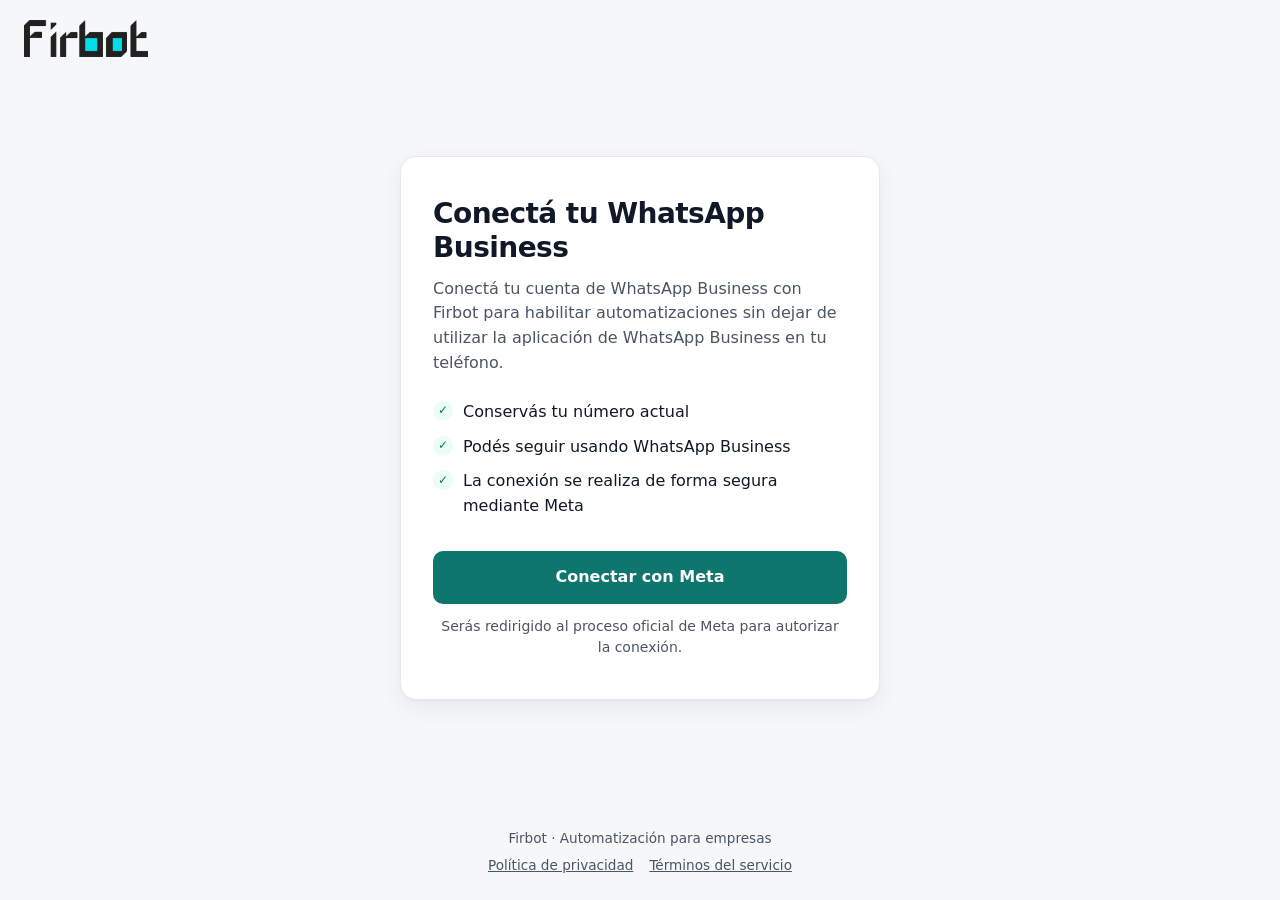
<file: index.html>
<!DOCTYPE html>
<html lang="es">
<head>
  <meta charset="UTF-8">
  <meta name="viewport" content="width=device-width, initial-scale=1">
  <title>Conectá tu WhatsApp Business · Firbot</title>
  <meta name="description" content="Conectá tu cuenta de WhatsApp Business con Firbot para habilitar automatizaciones, de forma segura mediante el proceso oficial de Meta.">
  <link rel="icon" href="data:image/svg+xml,<svg xmlns='http://www.w3.org/2000/svg' viewBox='0 0 32 32'><rect width='32' height='32' rx='8' fill='%230f766e'/><text x='16' y='22' font-size='18' font-family='sans-serif' font-weight='700' text-anchor='middle' fill='white'>F</text></svg>">
  <link rel="stylesheet" href="./styles.css">
</head>
<body>
  <header class="site-header">
    <span class="brand"><img src="./firbot%20logo%20no-bg.png" alt="Firbot"></span>
  </header>

  <main class="main">
    <section class="card" aria-labelledby="title">
      <h1 id="title">Conectá tu WhatsApp Business</h1>
      <p class="lead">
        Conectá tu cuenta de WhatsApp Business con Firbot para habilitar automatizaciones
        sin dejar de utilizar la aplicación de WhatsApp Business en tu teléfono.
      </p>

      <ul class="checks">
        <li>Conservás tu número actual</li>
        <li>Podés seguir usando WhatsApp Business</li>
        <li>La conexión se realiza de forma segura mediante Meta</li>
      </ul>

      <button type="button" id="connect-btn" class="btn">Conectar con Meta</button>
      <p class="hint">Serás redirigido al proceso oficial de Meta para autorizar la conexión.</p>

      <div id="status" class="status" role="status" aria-live="polite"></div>
    </section>
  </main>

  <footer class="site-footer">
    <p>Firbot · Automatización para empresas</p>
    <nav aria-label="Legal">
      <a href="./privacy.html">Política de privacidad</a>
      <a href="./terms.html">Términos del servicio</a>
    </nav>
  </footer>

  <script src="./script.js"></script>
</body>
</html>
</file>
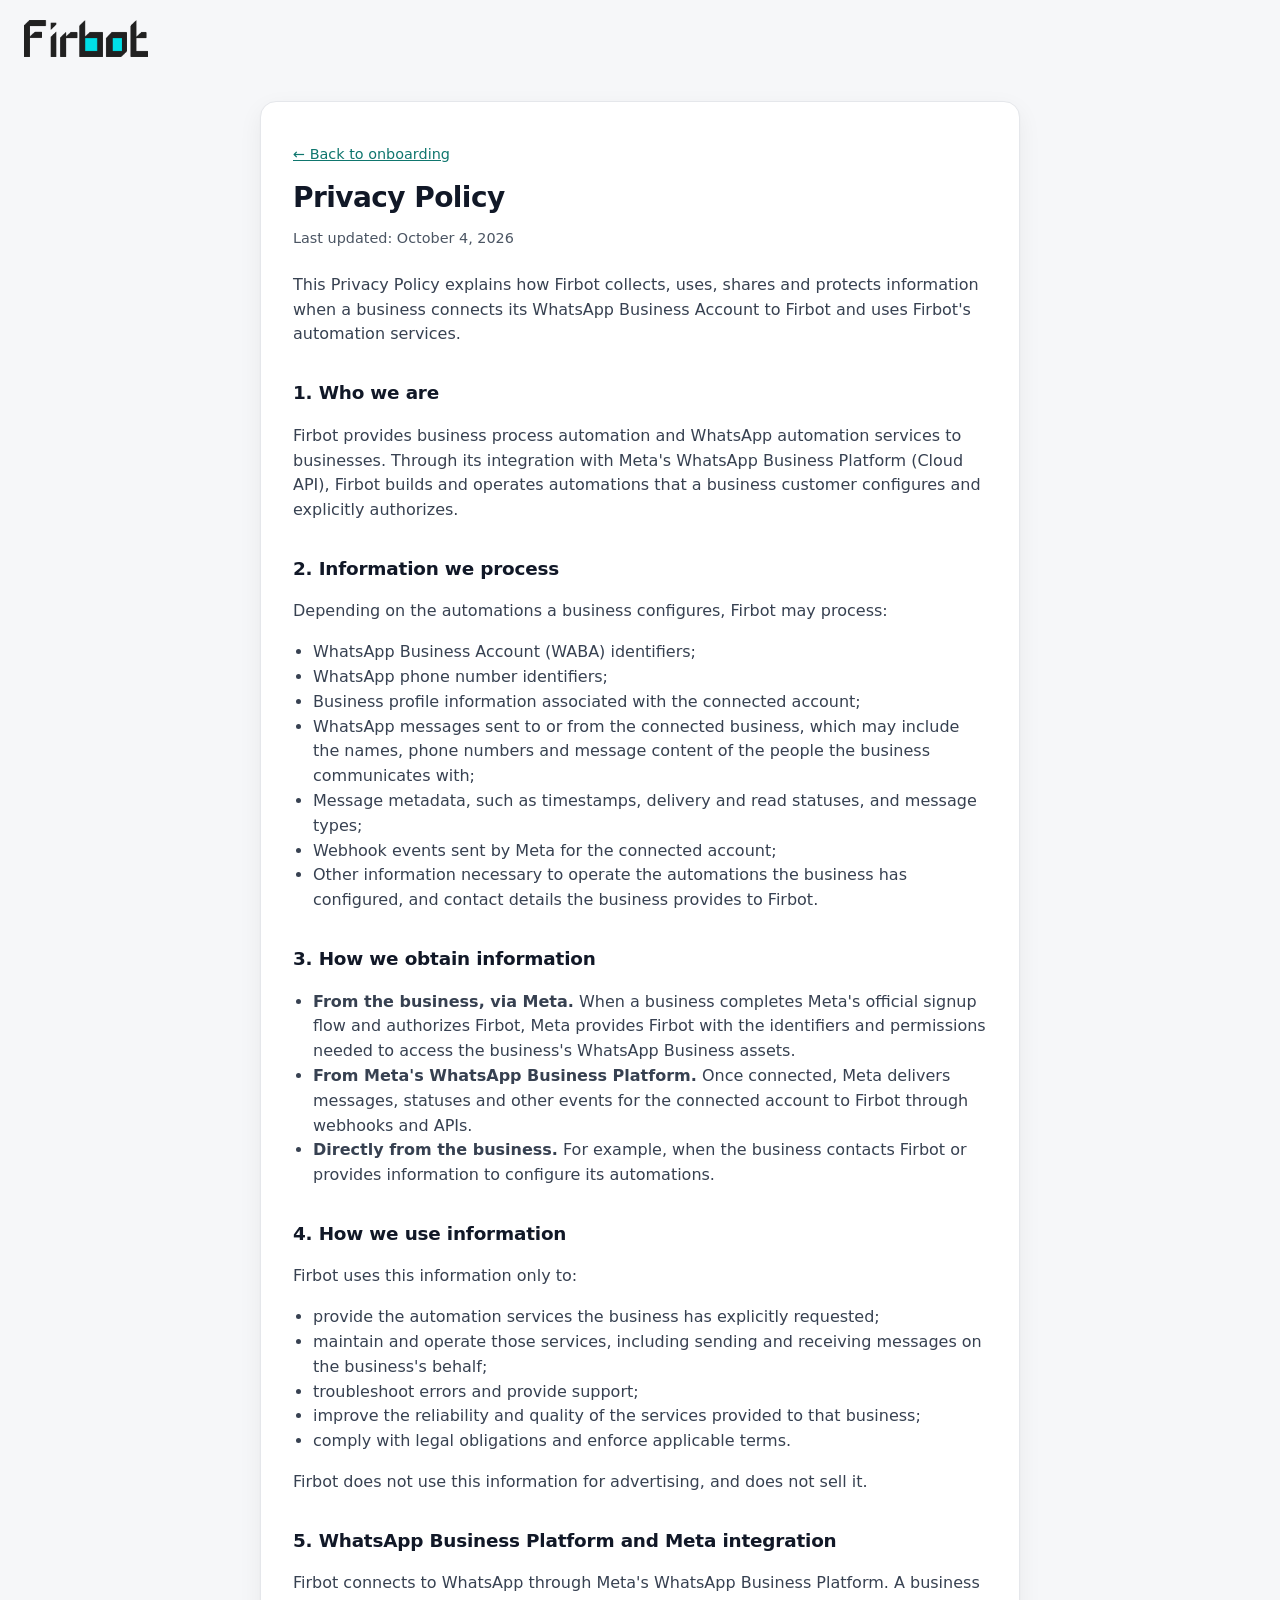
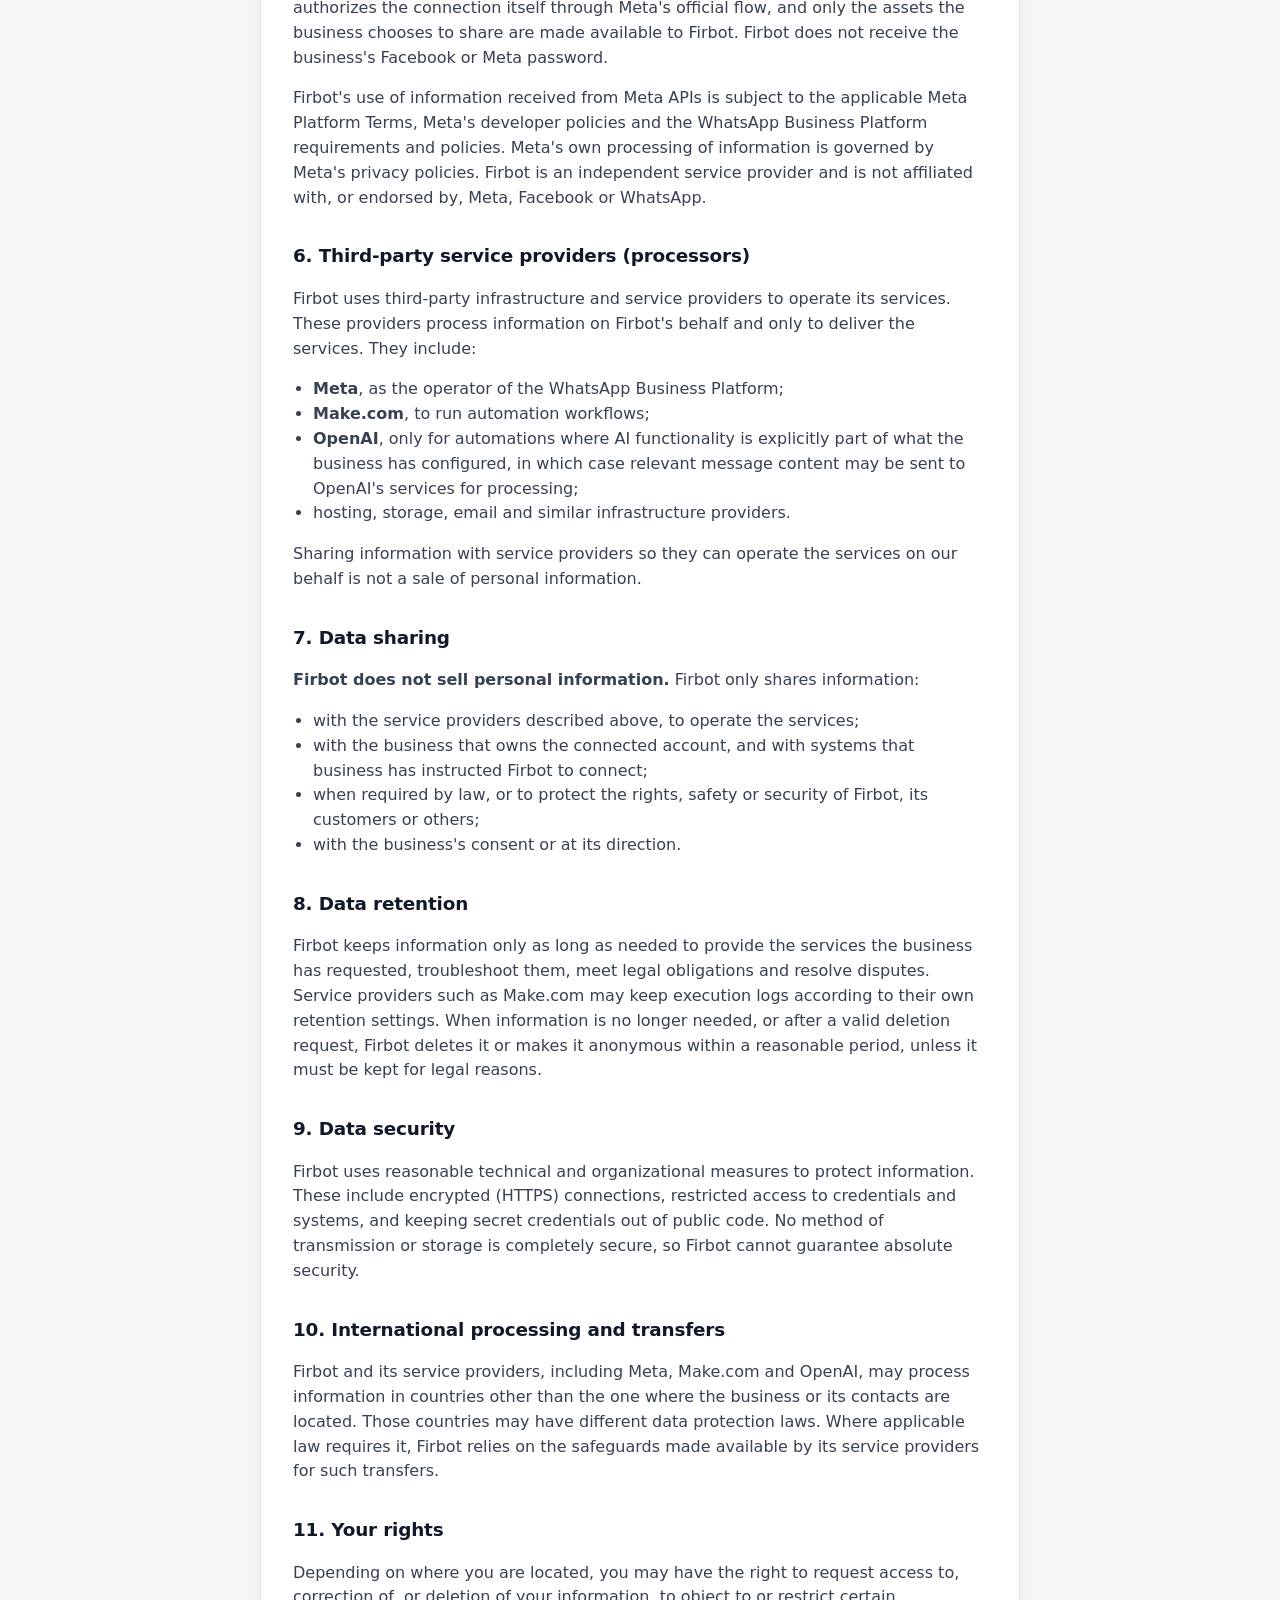
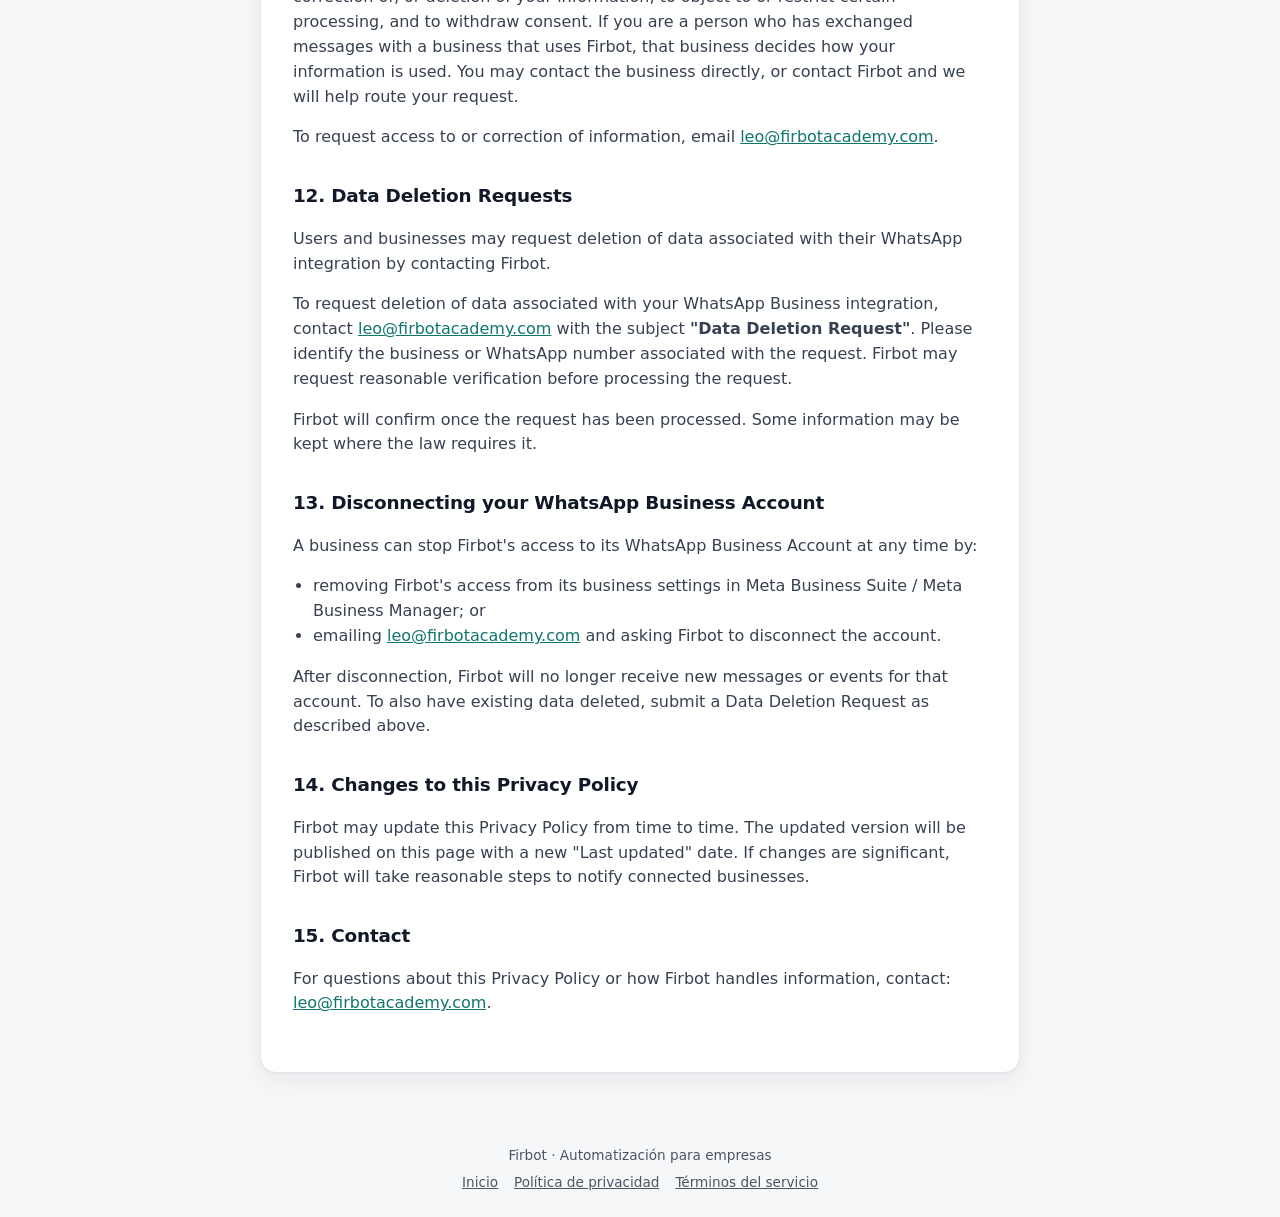
<file: privacy.html>
<!DOCTYPE html>
<html lang="en">
<head>
  <meta charset="UTF-8">
  <meta name="viewport" content="width=device-width, initial-scale=1">
  <title>Privacy Policy · Firbot</title>
  <meta name="description" content="How Firbot collects, uses, shares and protects information when businesses connect their WhatsApp Business Account to Firbot's automation services.">
  <link rel="icon" href="data:image/svg+xml,<svg xmlns='http://www.w3.org/2000/svg' viewBox='0 0 32 32'><rect width='32' height='32' rx='8' fill='%230f766e'/><text x='16' y='22' font-size='18' font-family='sans-serif' font-weight='700' text-anchor='middle' fill='white'>F</text></svg>">
  <link rel="stylesheet" href="./styles.css">
  <!--
    CONTACT EMAIL: leo@firbotacademy.com
    To change it, search and replace every occurrence of that address in this file.
  -->
</head>
<body>
  <header class="site-header">
    <a class="brand" href="./index.html"><img src="./firbot%20logo%20no-bg.png" alt="Firbot"></a>
  </header>

  <main class="legal">
    <article class="card">
      <a class="back-link" href="./index.html">← Back to onboarding</a>
      <h1>Privacy Policy</h1>
      <p class="meta">Last updated: October 4, 2026</p>

      <p>
        This Privacy Policy explains how Firbot collects, uses, shares and protects information
        when a business connects its WhatsApp Business Account to Firbot and uses Firbot's
        automation services.
      </p>

      <h2 id="who">1. Who we are</h2>
      <p>
        Firbot provides business process automation and WhatsApp automation services to
        businesses. Through its integration with Meta's WhatsApp Business Platform (Cloud API),
        Firbot builds and operates automations that a business customer configures and
        explicitly authorizes.
      </p>

      <h2 id="information">2. Information we process</h2>
      <p>Depending on the automations a business configures, Firbot may process:</p>
      <ul>
        <li>WhatsApp Business Account (WABA) identifiers;</li>
        <li>WhatsApp phone number identifiers;</li>
        <li>Business profile information associated with the connected account;</li>
        <li>WhatsApp messages sent to or from the connected business, which may include the names, phone numbers and message content of the people the business communicates with;</li>
        <li>Message metadata, such as timestamps, delivery and read statuses, and message types;</li>
        <li>Webhook events sent by Meta for the connected account;</li>
        <li>Other information necessary to operate the automations the business has configured, and contact details the business provides to Firbot.</li>
      </ul>

      <h2 id="sources">3. How we obtain information</h2>
      <ul>
        <li><strong>From the business, via Meta.</strong> When a business completes Meta's official signup flow and authorizes Firbot, Meta provides Firbot with the identifiers and permissions needed to access the business's WhatsApp Business assets.</li>
        <li><strong>From Meta's WhatsApp Business Platform.</strong> Once connected, Meta delivers messages, statuses and other events for the connected account to Firbot through webhooks and APIs.</li>
        <li><strong>Directly from the business.</strong> For example, when the business contacts Firbot or provides information to configure its automations.</li>
      </ul>

      <h2 id="use">4. How we use information</h2>
      <p>Firbot uses this information only to:</p>
      <ul>
        <li>provide the automation services the business has explicitly requested;</li>
        <li>maintain and operate those services, including sending and receiving messages on the business's behalf;</li>
        <li>troubleshoot errors and provide support;</li>
        <li>improve the reliability and quality of the services provided to that business;</li>
        <li>comply with legal obligations and enforce applicable terms.</li>
      </ul>
      <p>Firbot does not use this information for advertising, and does not sell it.</p>

      <h2 id="meta">5. WhatsApp Business Platform and Meta integration</h2>
      <p>
        Firbot connects to WhatsApp through Meta's WhatsApp Business Platform. A business
        authorizes the connection itself through Meta's official flow, and only the assets the
        business chooses to share are made available to Firbot. Firbot does not receive the
        business's Facebook or Meta password.
      </p>
      <p>
        Firbot's use of information received from Meta APIs is subject to the applicable Meta
        Platform Terms, Meta's developer policies and the WhatsApp Business Platform
        requirements and policies. Meta's own processing of information is governed by Meta's
        privacy policies. Firbot is an independent service provider and is not affiliated with,
        or endorsed by, Meta, Facebook or WhatsApp.
      </p>

      <h2 id="processors">6. Third-party service providers (processors)</h2>
      <p>
        Firbot uses third-party infrastructure and service providers to operate its services.
        These providers process information on Firbot's behalf and only to deliver the services.
        They include:
      </p>
      <ul>
        <li><strong>Meta</strong>, as the operator of the WhatsApp Business Platform;</li>
        <li><strong>Make.com</strong>, to run automation workflows;</li>
        <li><strong>OpenAI</strong>, only for automations where AI functionality is explicitly part of what the business has configured, in which case relevant message content may be sent to OpenAI's services for processing;</li>
        <li>hosting, storage, email and similar infrastructure providers.</li>
      </ul>
      <p>
        Sharing information with service providers so they can operate the services on our
        behalf is not a sale of personal information.
      </p>

      <h2 id="sharing">7. Data sharing</h2>
      <p><strong>Firbot does not sell personal information.</strong> Firbot only shares information:</p>
      <ul>
        <li>with the service providers described above, to operate the services;</li>
        <li>with the business that owns the connected account, and with systems that business has instructed Firbot to connect;</li>
        <li>when required by law, or to protect the rights, safety or security of Firbot, its customers or others;</li>
        <li>with the business's consent or at its direction.</li>
      </ul>

      <h2 id="retention">8. Data retention</h2>
      <p>
        Firbot keeps information only as long as needed to provide the services the business
        has requested, troubleshoot them, meet legal obligations and resolve disputes. Service
        providers such as Make.com may keep execution logs according to their own retention
        settings. When information is no longer needed, or after a valid deletion request,
        Firbot deletes it or makes it anonymous within a reasonable period, unless it must be
        kept for legal reasons.
      </p>

      <h2 id="security">9. Data security</h2>
      <p>
        Firbot uses reasonable technical and organizational measures to protect information.
        These include encrypted (HTTPS) connections, restricted access to credentials and
        systems, and keeping secret credentials out of public code. No method of transmission
        or storage is completely secure, so Firbot cannot guarantee absolute security.
      </p>

      <h2 id="international">10. International processing and transfers</h2>
      <p>
        Firbot and its service providers, including Meta, Make.com and OpenAI, may process
        information in countries other than the one where the business or its contacts are
        located. Those countries may have different data protection laws. Where applicable law
        requires it, Firbot relies on the safeguards made available by its service providers
        for such transfers.
      </p>

      <h2 id="rights">11. Your rights</h2>
      <p>
        Depending on where you are located, you may have the right to request access to,
        correction of, or deletion of your information, to object to or restrict certain
        processing, and to withdraw consent. If you are a person who has exchanged messages
        with a business that uses Firbot, that business decides how your information is used.
        You may contact the business directly, or contact Firbot and we will help route your
        request.
      </p>
      <p>
        To request access to or correction of information, email
        <a href="mailto:leo@firbotacademy.com">leo@firbotacademy.com</a>.
      </p>

      <h2 id="data-deletion">12. Data Deletion Requests</h2>
      <p>
        Users and businesses may request deletion of data associated with their WhatsApp
        integration by contacting Firbot.
      </p>
      <p>
        To request deletion of data associated with your WhatsApp Business integration, contact
        <a href="mailto:leo@firbotacademy.com?subject=Data%20Deletion%20Request">leo@firbotacademy.com</a>
        with the subject <strong>"Data Deletion Request"</strong>. Please identify the business or
        WhatsApp number associated with the request. Firbot may request reasonable verification
        before processing the request.
      </p>
      <p>
        Firbot will confirm once the request has been processed. Some information may be kept
        where the law requires it.
      </p>

      <h2 id="disconnect">13. Disconnecting your WhatsApp Business Account</h2>
      <p>A business can stop Firbot's access to its WhatsApp Business Account at any time by:</p>
      <ul>
        <li>removing Firbot's access from its business settings in Meta Business Suite / Meta Business Manager; or</li>
        <li>emailing <a href="mailto:leo@firbotacademy.com">leo@firbotacademy.com</a> and asking Firbot to disconnect the account.</li>
      </ul>
      <p>
        After disconnection, Firbot will no longer receive new messages or events for that
        account. To also have existing data deleted, submit a Data Deletion Request as
        described above.
      </p>

      <h2 id="changes">14. Changes to this Privacy Policy</h2>
      <p>
        Firbot may update this Privacy Policy from time to time. The updated version will be
        published on this page with a new "Last updated" date. If changes are significant,
        Firbot will take reasonable steps to notify connected businesses.
      </p>

      <h2 id="contact">15. Contact</h2>
      <p>
        For questions about this Privacy Policy or how Firbot handles information, contact:
        <a href="mailto:leo@firbotacademy.com">leo@firbotacademy.com</a>.
      </p>
    </article>
  </main>

  <footer class="site-footer">
    <p>Firbot · Automatización para empresas</p>
    <nav aria-label="Legal">
      <a href="./index.html">Inicio</a>
      <a href="./privacy.html" aria-current="page">Política de privacidad</a>
      <a href="./terms.html">Términos del servicio</a>
    </nav>
  </footer>
</body>
</html>
</file>
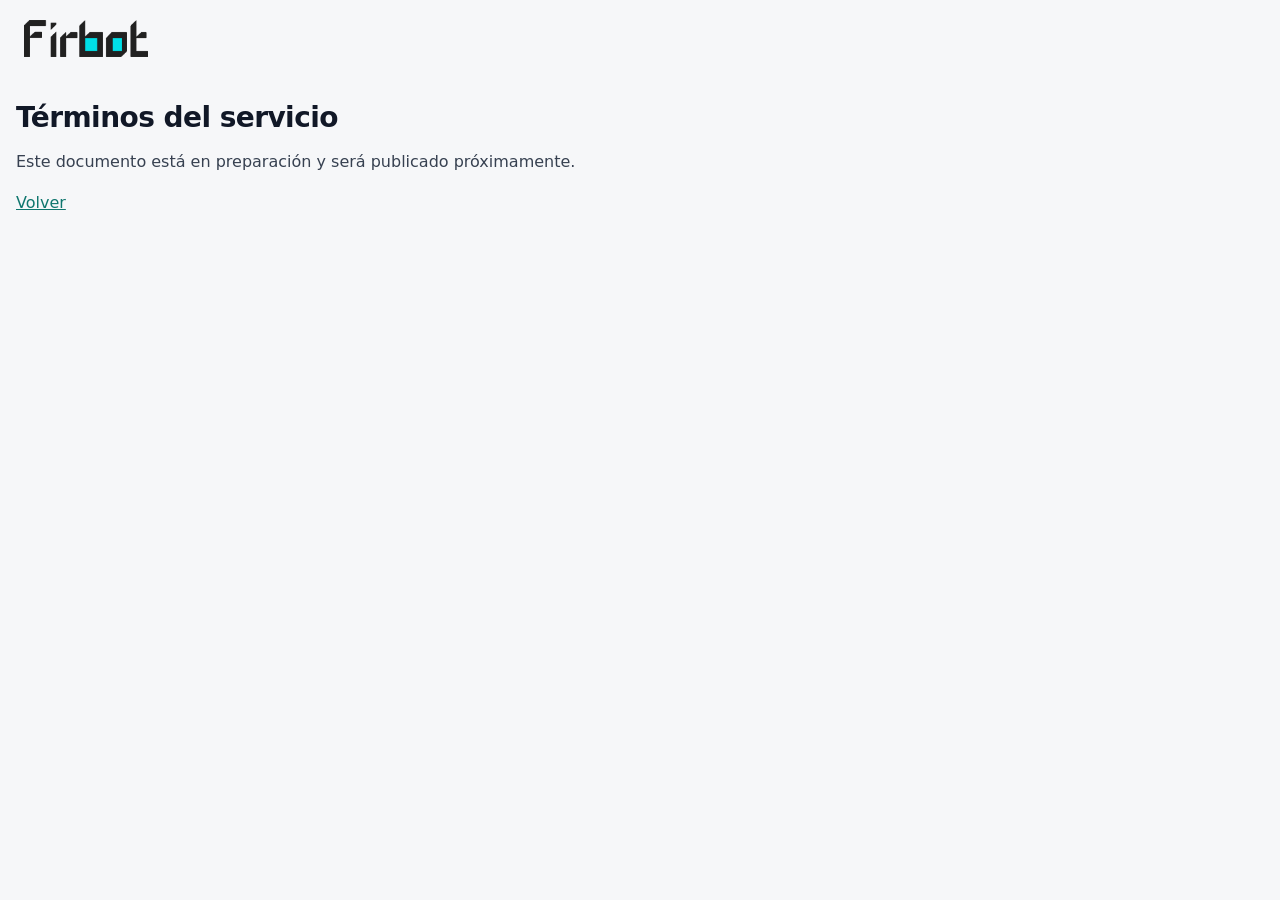
<file: terms.html>
<!DOCTYPE html>
<html lang="es">
<head>
  <meta charset="UTF-8">
  <meta name="viewport" content="width=device-width, initial-scale=1">
  <title>Términos del servicio · Firbot</title>
  <meta name="robots" content="noindex">
  <link rel="stylesheet" href="./styles.css">
</head>
<body>
  <header class="site-header"><a class="brand" href="./"><img src="./firbot%20logo%20no-bg.png" alt="Firbot"></a></header>
  <main class="legal">
    <h1>Términos del servicio</h1>
    <!-- PLACEHOLDER: replace with the final legal text, or point the footer link in index.html to the real URL. -->
    <p>Este documento está en preparación y será publicado próximamente.</p>
    <p><a href="./">Volver</a></p>
  </main>
</body>
</html>
</file>
<file: styles.css>
:root {
  --bg: #f6f7f9;
  --card: #ffffff;
  --text: #111827;
  --muted: #4b5563;
  --border: #e5e7eb;
  --accent: #0f766e;
  --accent-hover: #115e59;
  --ok: #047857;
  --ok-bg: #ecfdf5;
  --err: #b91c1c;
  --err-bg: #fef2f2;
  --info-bg: #f3f4f6;
}

* { box-sizing: border-box; }

body {
  margin: 0;
  min-height: 100vh;
  display: flex;
  flex-direction: column;
  background: var(--bg);
  color: var(--text);
  font-family: system-ui, -apple-system, "Segoe UI", Roboto, "Helvetica Neue", Arial, sans-serif;
  line-height: 1.55;
}

.site-header {
  display: flex;
  align-items: center;
  padding: 20px 24px;
}

/* The logo PNG is a 4500x4500 square with the wordmark in the middle
   (x 15.2–84.8%, y 39.7–60.3%). .brand is a box with the wordmark's aspect
   ratio that clips the transparent padding; the image keeps its own ratio.
   Margins in % resolve against .brand's width. If the PNG is ever replaced
   with a tightly cropped one, drop the img rule and use width: 100%. */
.brand {
  display: block;
  width: 124px;
  aspect-ratio: 3132 / 924;
  overflow: hidden;
}

.brand img {
  display: block;
  width: 143.7%;
  max-width: none;
  height: auto;
  margin: -57% 0 0 -21.8%;
}

.main {
  flex: 1;
  display: flex;
  align-items: center;
  justify-content: center;
  padding: 24px 16px 48px;
}

.card {
  width: 100%;
  max-width: 480px;
  background: var(--card);
  border: 1px solid var(--border);
  border-radius: 16px;
  box-shadow: 0 1px 2px rgba(0, 0, 0, .04), 0 8px 24px rgba(0, 0, 0, .06);
  padding: 40px 32px;
}

h1 {
  margin: 0 0 12px;
  font-size: 1.75rem;
  line-height: 1.2;
  letter-spacing: -0.02em;
}

.lead {
  margin: 0 0 24px;
  color: var(--muted);
}

.checks {
  list-style: none;
  margin: 0 0 32px;
  padding: 0;
}

.checks li {
  position: relative;
  padding-left: 30px;
  margin-bottom: 10px;
}

.checks li::before {
  content: "✓";
  position: absolute;
  left: 0;
  top: 1px;
  width: 20px;
  height: 20px;
  border-radius: 50%;
  background: var(--ok-bg);
  color: var(--ok);
  font-size: .75rem;
  font-weight: 700;
  display: grid;
  place-items: center;
}

.btn {
  width: 100%;
  padding: 14px 20px;
  border: 0;
  border-radius: 10px;
  background: var(--accent);
  color: #fff;
  font: inherit;
  font-weight: 600;
  cursor: pointer;
  transition: background .15s;
}

.btn:hover { background: var(--accent-hover); }
.btn:focus-visible { outline: 3px solid var(--accent); outline-offset: 3px; }
.btn:disabled { opacity: .6; cursor: wait; }

.hint {
  margin: 12px 0 0;
  font-size: .875rem;
  color: var(--muted);
  text-align: center;
}

.status {
  margin-top: 20px;
  padding: 12px 14px;
  border-radius: 10px;
  font-size: .9rem;
  background: var(--info-bg);
}

.status:empty { margin: 0; padding: 0; }
.status--success { background: var(--ok-bg); color: var(--ok); }
.status--error { background: var(--err-bg); color: var(--err); }

.site-footer {
  padding: 24px 16px;
  text-align: center;
  font-size: .85rem;
  color: var(--muted);
}

.site-footer p { margin: 0 0 6px; }
.site-footer nav { display: flex; gap: 16px; justify-content: center; flex-wrap: wrap; }
.site-footer a { color: var(--muted); }
.site-footer a:hover { color: var(--text); }

/* Legal pages */
.legal { flex: 1; padding: 24px 16px 48px; }
.legal .card { max-width: 760px; margin: 0 auto; }
.legal h2 { margin: 32px 0 8px; font-size: 1.15rem; letter-spacing: -0.01em; }
.legal p, .legal li { color: #374151; }
.legal ul { padding-left: 20px; }
.legal a { color: var(--accent); }
.legal .meta { margin: 0 0 24px; font-size: .9rem; color: var(--muted); }
.back-link { display: inline-block; margin-bottom: 16px; font-size: .9rem; }

@media (max-width: 480px) {
  .site-header { padding: 16px; }
  .brand { width: 108px; }
  .card { padding: 28px 20px; }
  h1 { font-size: 1.5rem; }
}
</file>
